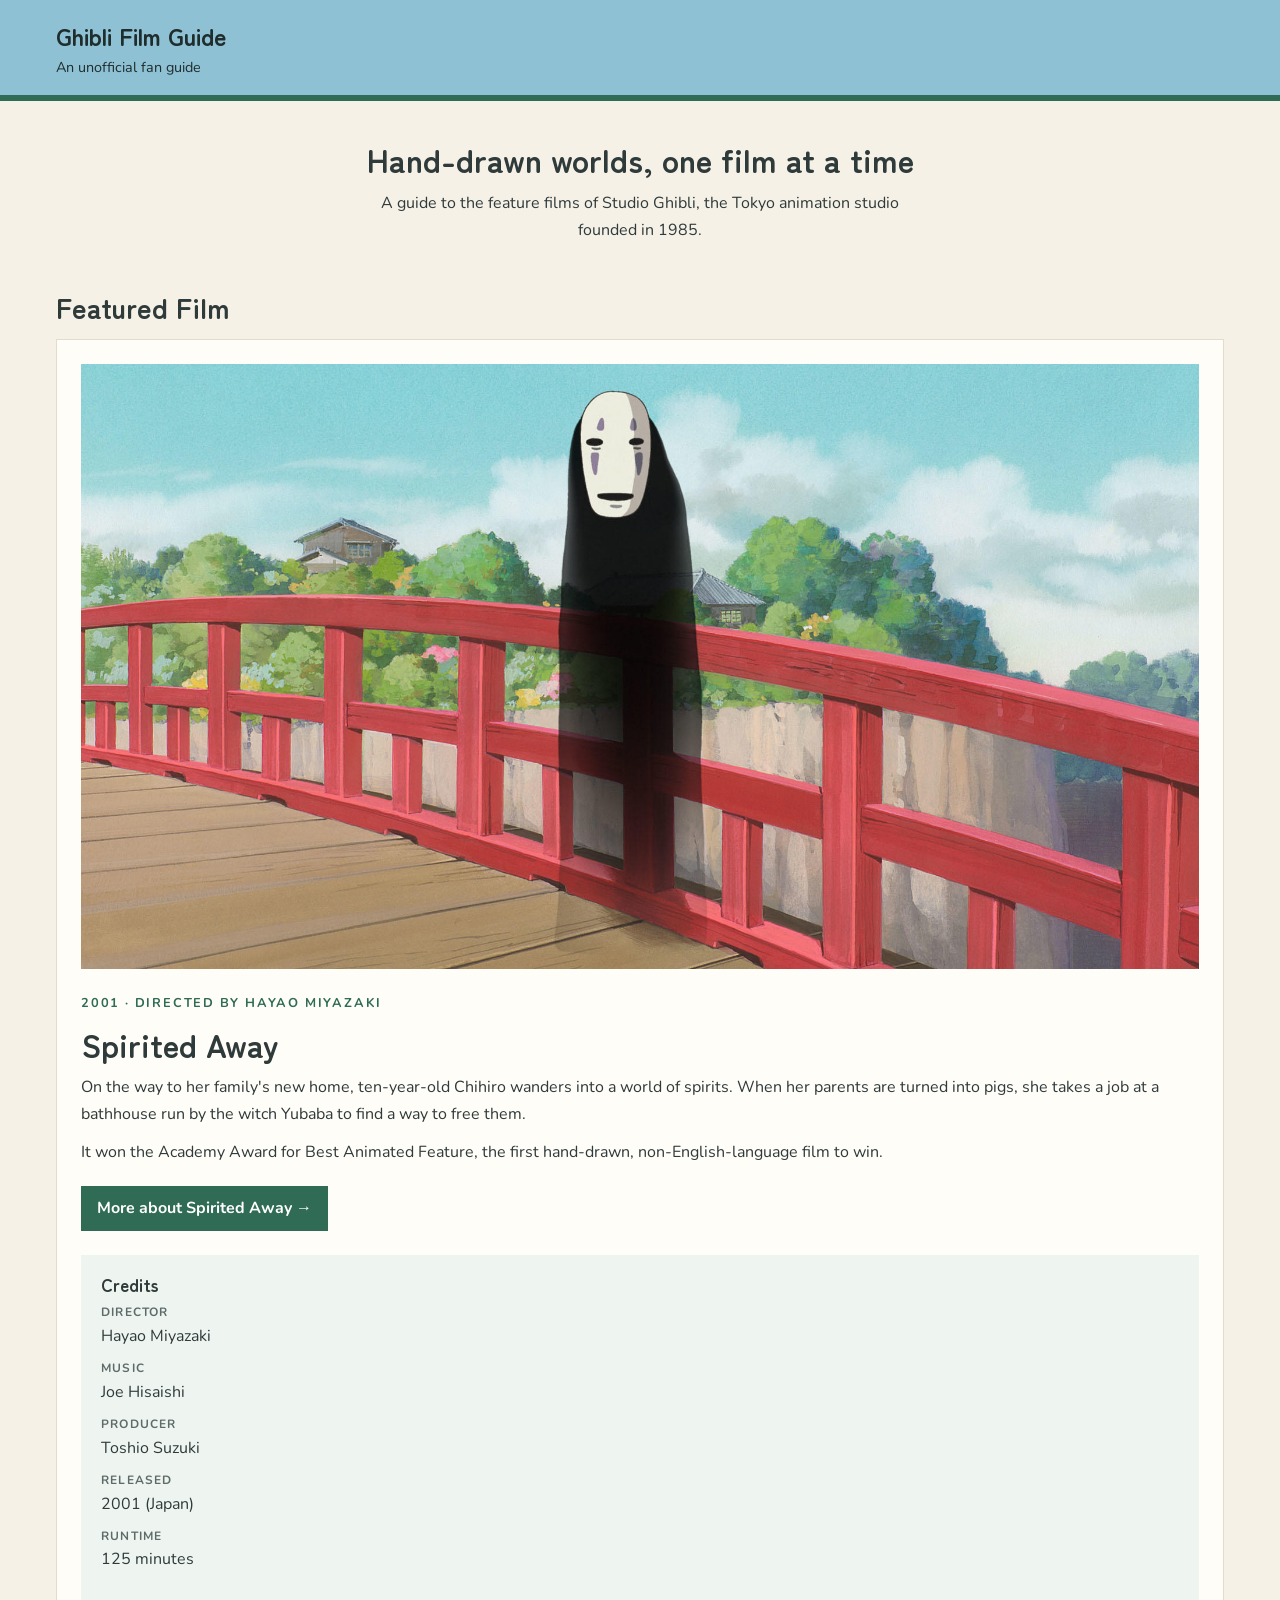
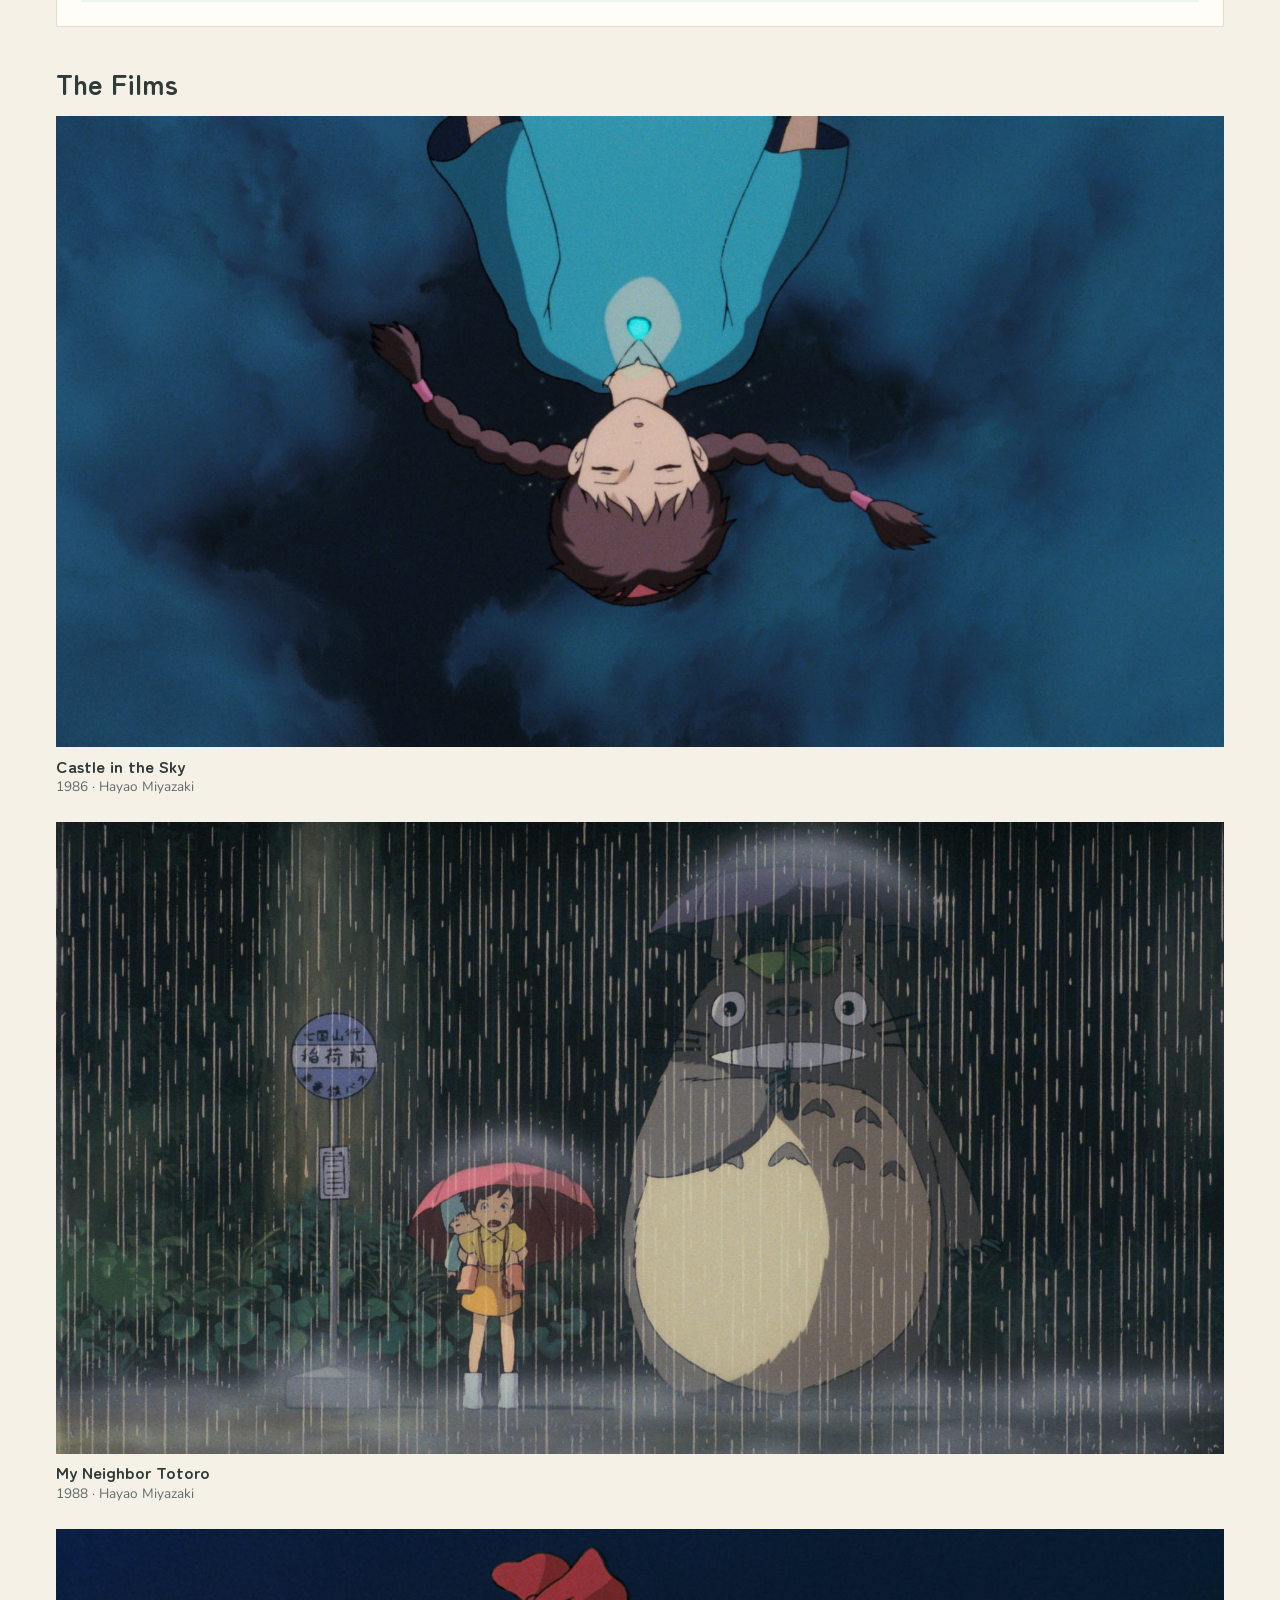
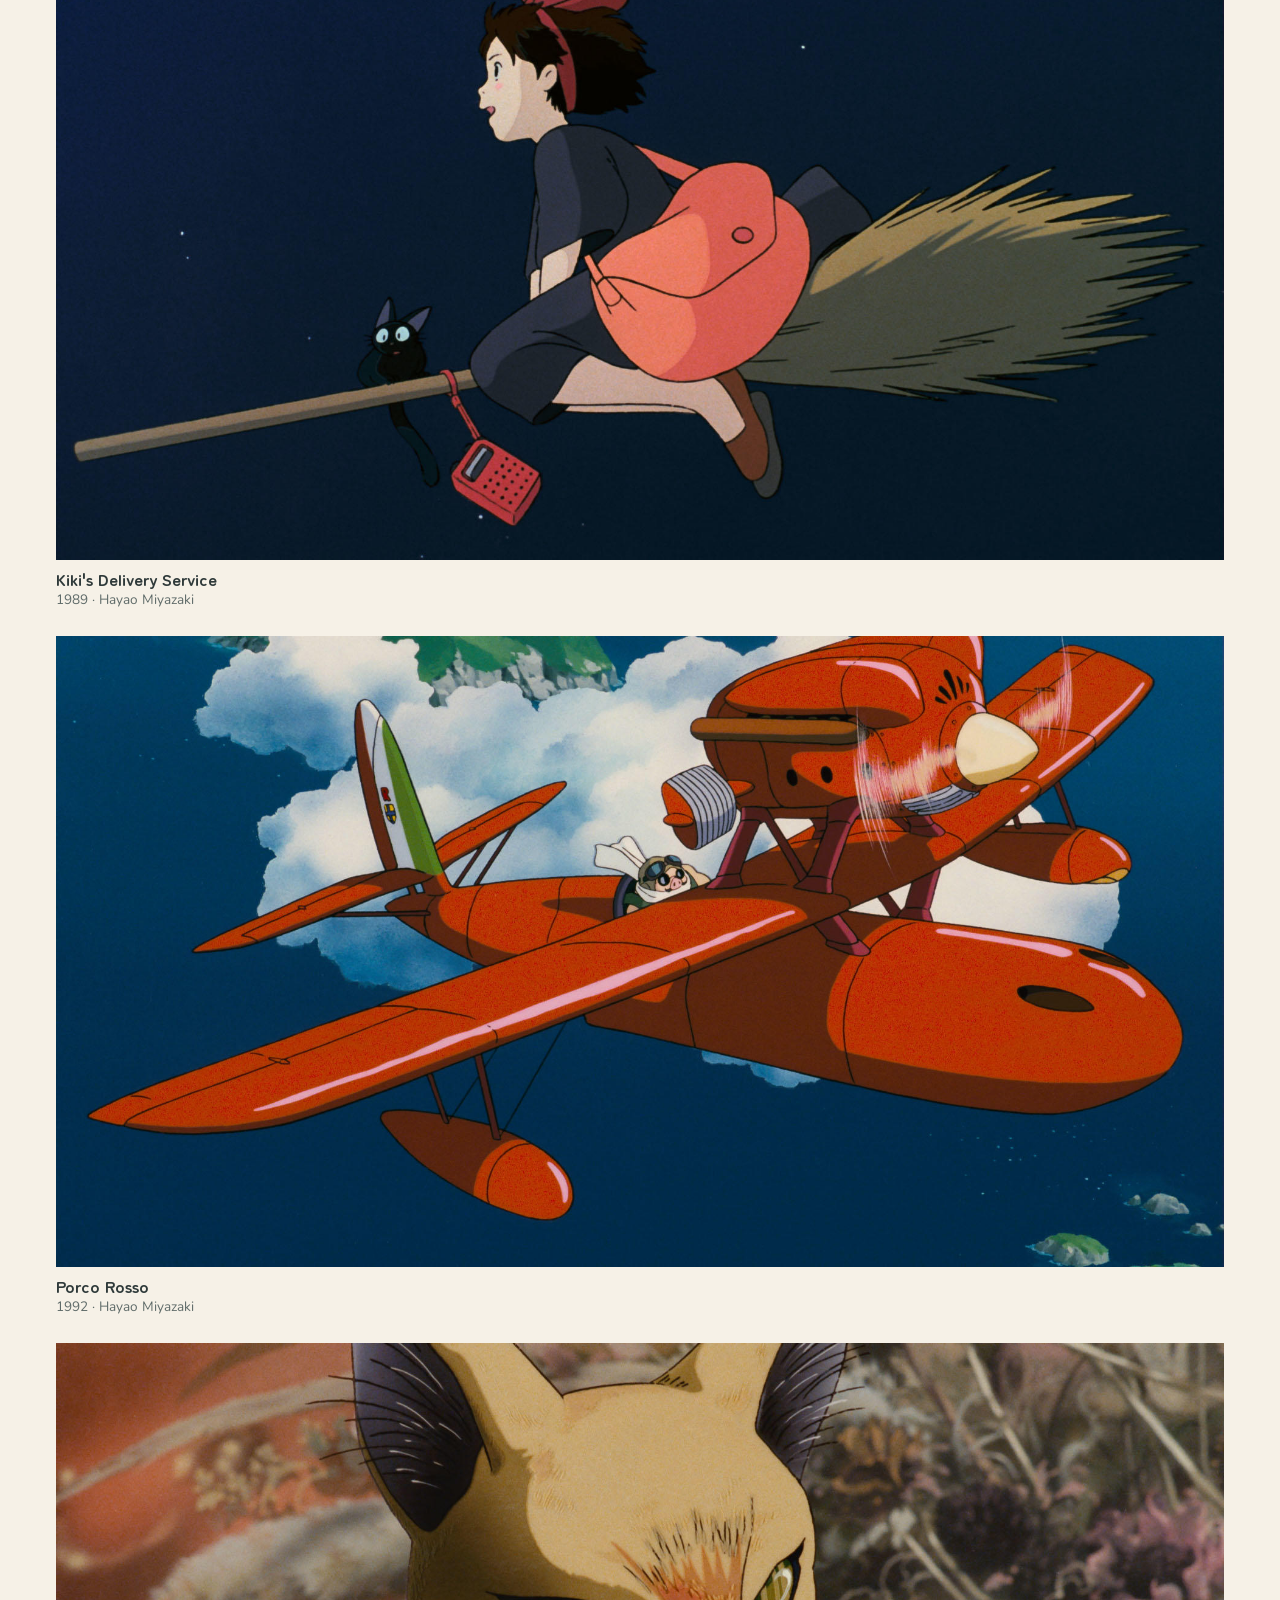
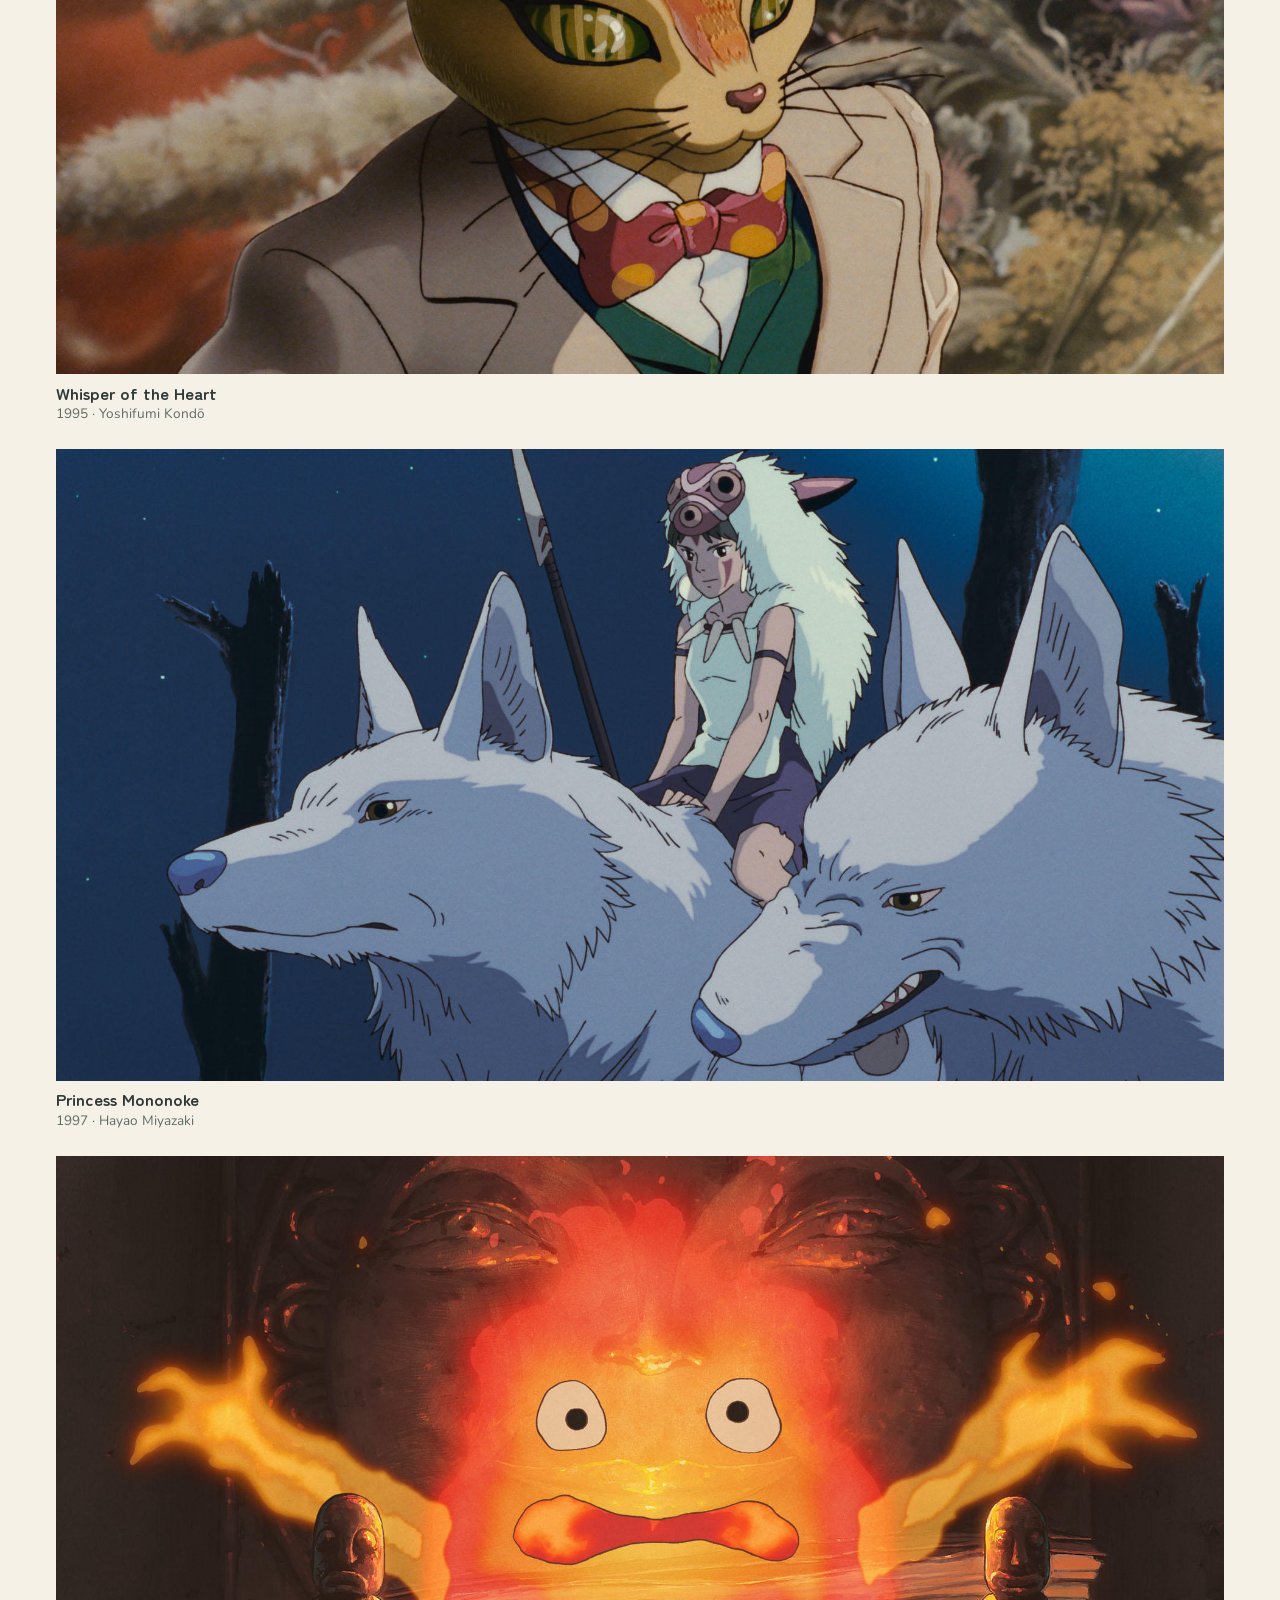
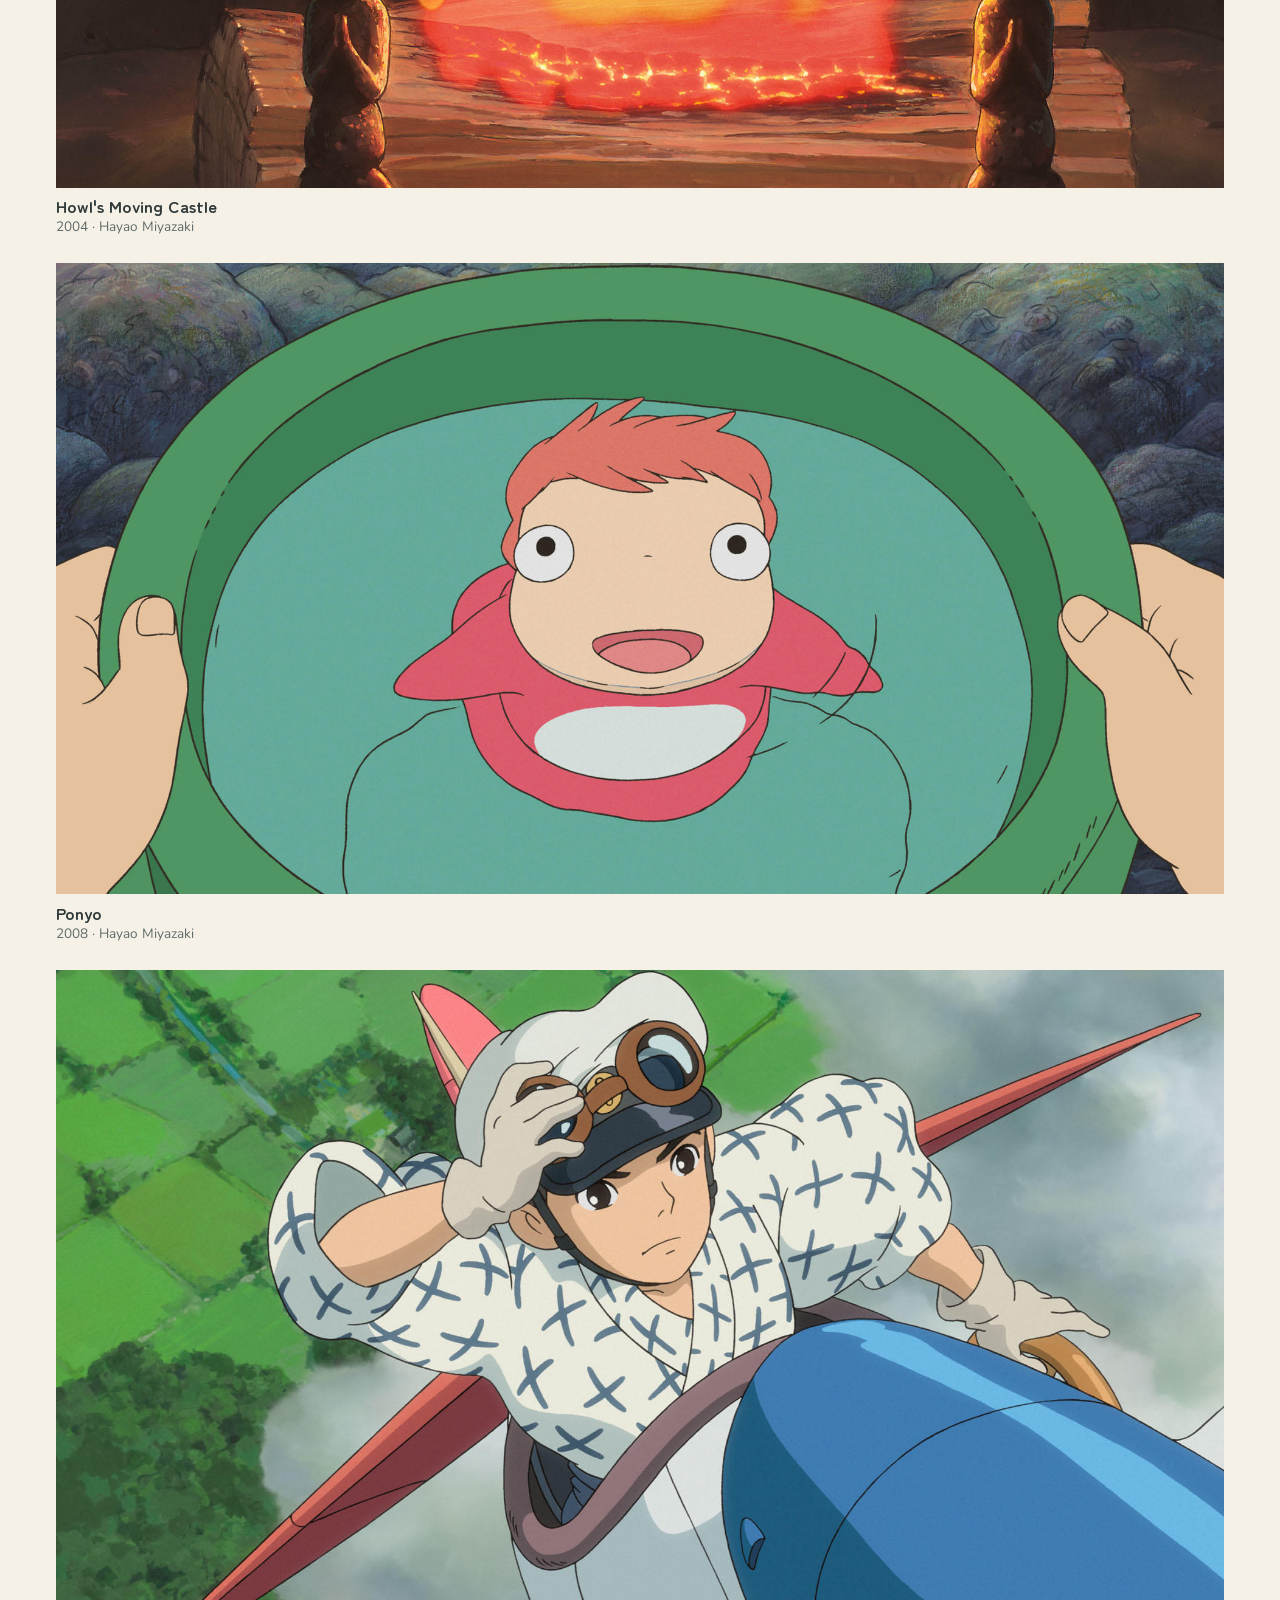
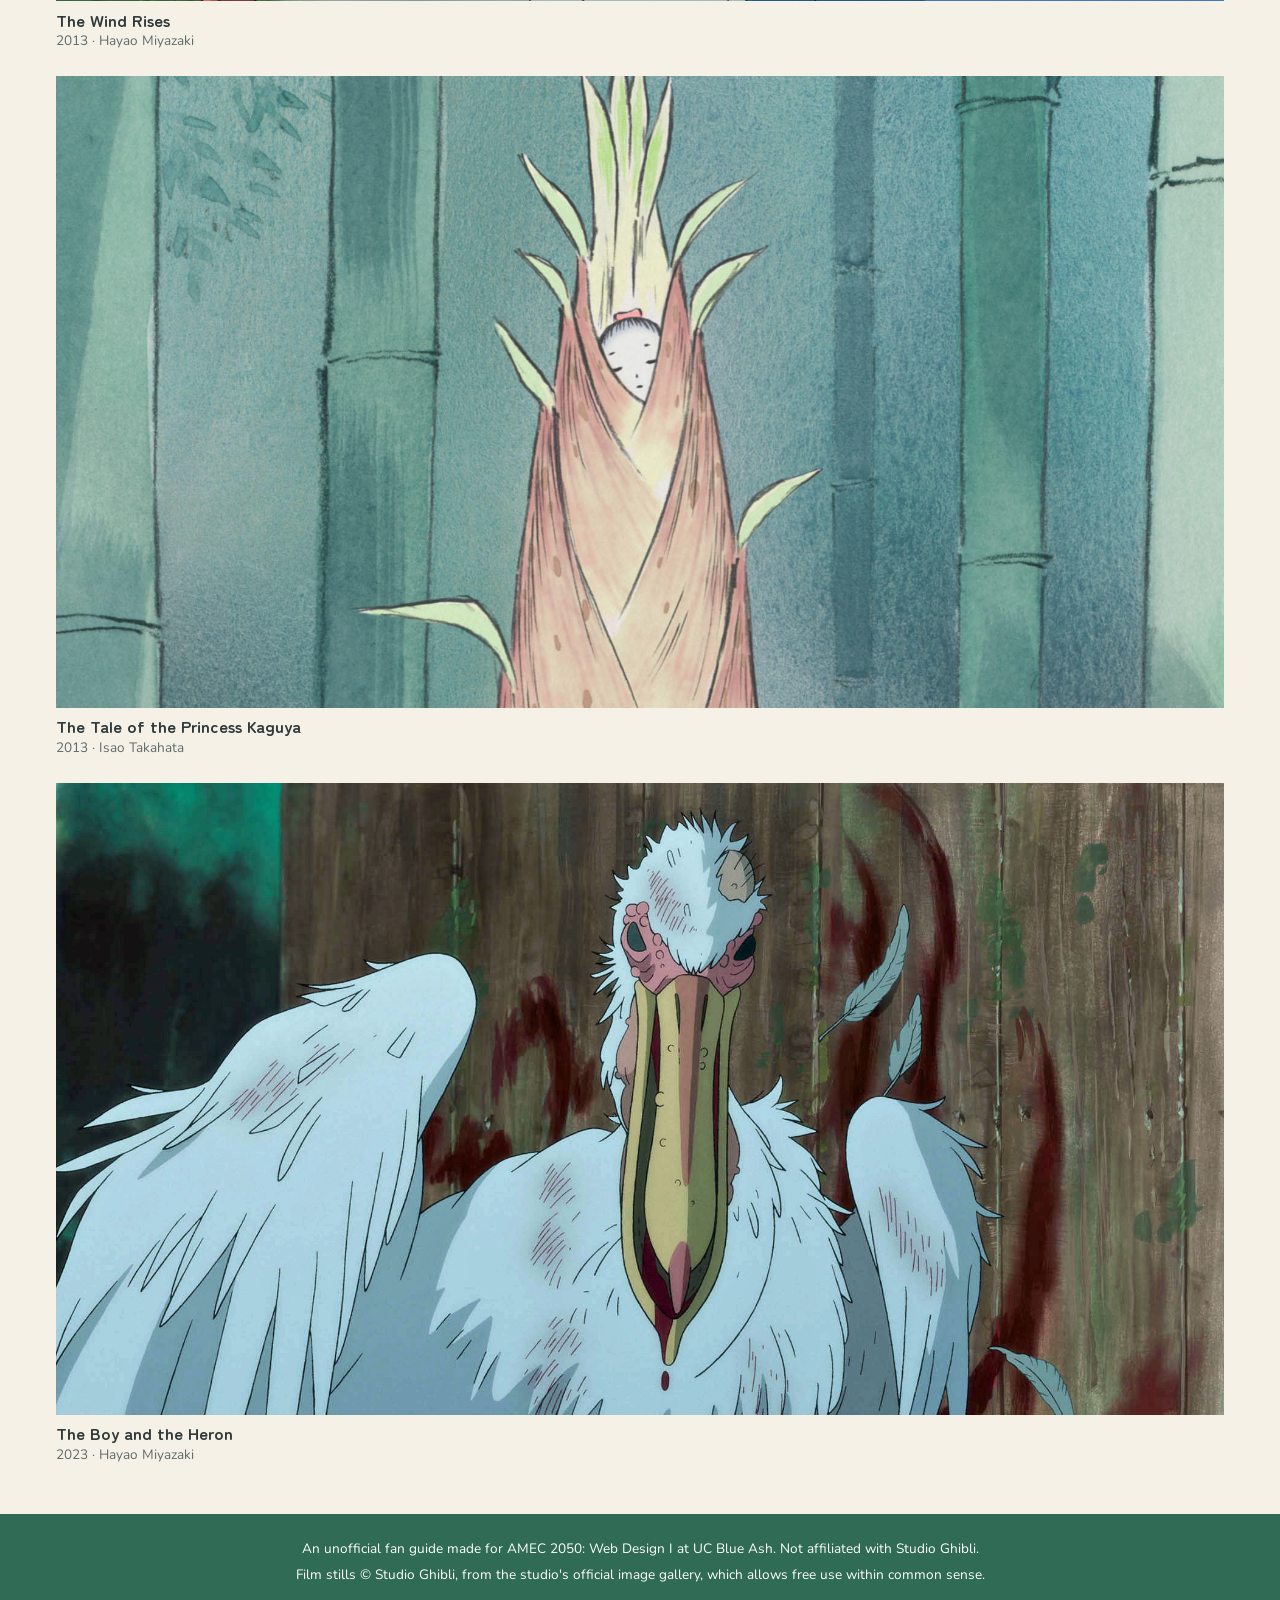
<file: index.html>
<!DOCTYPE html>
<html lang="en">
<head>
  <meta charset="utf-8">
  <meta name="viewport" content="width=device-width, initial-scale=1">
  <title>Ghibli Film Guide</title>
  <meta name="description" content="An unofficial guide to the feature films of Studio Ghibli.">
  <link rel="stylesheet" href="https://fonts.googleapis.com/css2?family=Nunito:wght@400;700&family=Zen+Maru+Gothic:wght@500;700&display=swap">
  <link rel="stylesheet" href="css/base.css">
</head>
<body>
  <header>
    <div class="container">
      <a href="index.html">Ghibli Film Guide</a>
      <p>An unofficial fan guide</p>
    </div>
  </header>

  <main class="container">
    <section class="intro">
      <h1>Hand-drawn worlds, one film at a time</h1>
      <p>A guide to the feature films of Studio Ghibli, the Tokyo animation studio founded in <time>1985</time>.</p>
    </section>

    <section>
      <h2>Featured Film</h2>
      <article>
        <img src="images/films/spirited-away.jpg" alt="No-Face stands alone on the red bridge leading to the bathhouse." width="1920" height="1038">

        <div>
          <p class="eyebrow"><time>2001</time> · Directed by Hayao Miyazaki</p>
          <h3>Spirited Away</h3>
          <p>On the way to her family's new home, ten-year-old Chihiro wanders into a world of spirits. When her parents are turned into pigs, she takes a job at a bathhouse run by the witch Yubaba to find a way to free them.</p>
          <p>It won the Academy Award for Best Animated Feature, the first hand-drawn, non-English-language film to win.</p>
          <a href="spirited-away.html">More about Spirited Away →</a>
        </div>

        <aside>
          <h4>Credits</h4>
          <dl>
            <dt>Director</dt>
            <dd>Hayao Miyazaki</dd>
            <dt>Music</dt>
            <dd>Joe Hisaishi</dd>
            <dt>Producer</dt>
            <dd>Toshio Suzuki</dd>
            <dt>Released</dt>
            <dd><time>2001</time> (Japan)</dd>
            <dt>Runtime</dt>
            <dd><time datetime="PT125M">125 minutes</time></dd>
          </dl>
        </aside>
      </article>
    </section>

    <section>
      <h2>The Films</h2>
      <div class="films">
        <article class="film">
          <img src="images/films/castle-in-the-sky.jpg" alt="Sheeta floats down through dark clouds, her crystal pendant glowing." width="1920" height="1038">
          <h3>Castle in the Sky</h3>
          <p><time>1986</time> · Hayao Miyazaki</p>
        </article>
        <article class="film">
          <img src="images/films/my-neighbor-totoro.jpg" alt="Satsuki, carrying Mei on her back, waits at a rainy bus stop beside Totoro." width="1920" height="1038">
          <h3>My Neighbor Totoro</h3>
          <p><time>1988</time> · Hayao Miyazaki</p>
        </article>
        <article class="film">
          <img src="images/films/kikis-delivery-service.jpg" alt="Kiki flies on her broom with her black cat, Jiji, riding behind her." width="1920" height="1038">
          <h3>Kiki's Delivery Service</h3>
          <p><time>1989</time> · Hayao Miyazaki</p>
        </article>
        <article class="film">
          <img src="images/films/porco-rosso.jpg" alt="Porco's red seaplane flies above the clouds." width="1920" height="1038">
          <h3>Porco Rosso</h3>
          <p><time>1992</time> · Hayao Miyazaki</p>
        </article>
        <article class="film">
          <img src="images/films/whisper-of-the-heart.jpg" alt="The Baron, a cat figurine in a suit and bow tie." width="1920" height="1038">
          <h3>Whisper of the Heart</h3>
          <p><time>1995</time> · Yoshifumi Kondō</p>
        </article>
        <article class="film">
          <img src="images/films/princess-mononoke.jpg" alt="San, wearing her mask, rides with two white wolves." width="1920" height="1038">
          <h3>Princess Mononoke</h3>
          <p><time>1997</time> · Hayao Miyazaki</p>
        </article>
        <article class="film">
          <img src="images/films/howls-moving-castle.jpg" alt="Calcifer, the fire demon, blazes in the hearth." width="1920" height="1038">
          <h3>Howl's Moving Castle</h3>
          <p><time>2004</time> · Hayao Miyazaki</p>
        </article>
        <article class="film">
          <img src="images/films/ponyo.jpg" alt="Ponyo peeks out of a green bucket." width="1920" height="1038">
          <h3>Ponyo</h3>
          <p><time>2008</time> · Hayao Miyazaki</p>
        </article>
        <article class="film">
          <img src="images/films/the-wind-rises.jpg" alt="Young Jiro, in flight goggles, rides on the wing of a plane in a dream." width="1920" height="1038">
          <h3>The Wind Rises</h3>
          <p><time>2013</time> · Hayao Miyazaki</p>
        </article>
        <article class="film">
          <img src="images/films/the-tale-of-the-princess-kaguya.jpg" alt="A bamboo shoot in a bamboo grove opens to reveal a tiny princess." width="1920" height="1038">
          <h3>The Tale of the Princess Kaguya</h3>
          <p><time>2013</time> · Isao Takahata</p>
        </article>
        <article class="film">
          <img src="images/films/the-boy-and-the-heron.jpg" alt="The gray heron, its feathers ruffled." width="1920" height="1038">
          <h3>The Boy and the Heron</h3>
          <p><time>2023</time> · Hayao Miyazaki</p>
        </article>
      </div>
    </section>
  </main>

  <footer>
    <div class="container">
      <p>An unofficial fan guide made for AMEC 2050: Web Design I at UC Blue Ash. Not affiliated with Studio Ghibli.</p>
      <p>Film stills © Studio Ghibli, from the studio's official image gallery, which allows free use within common sense.</p>
    </div>
  </footer>
</body>
</html>
</file>
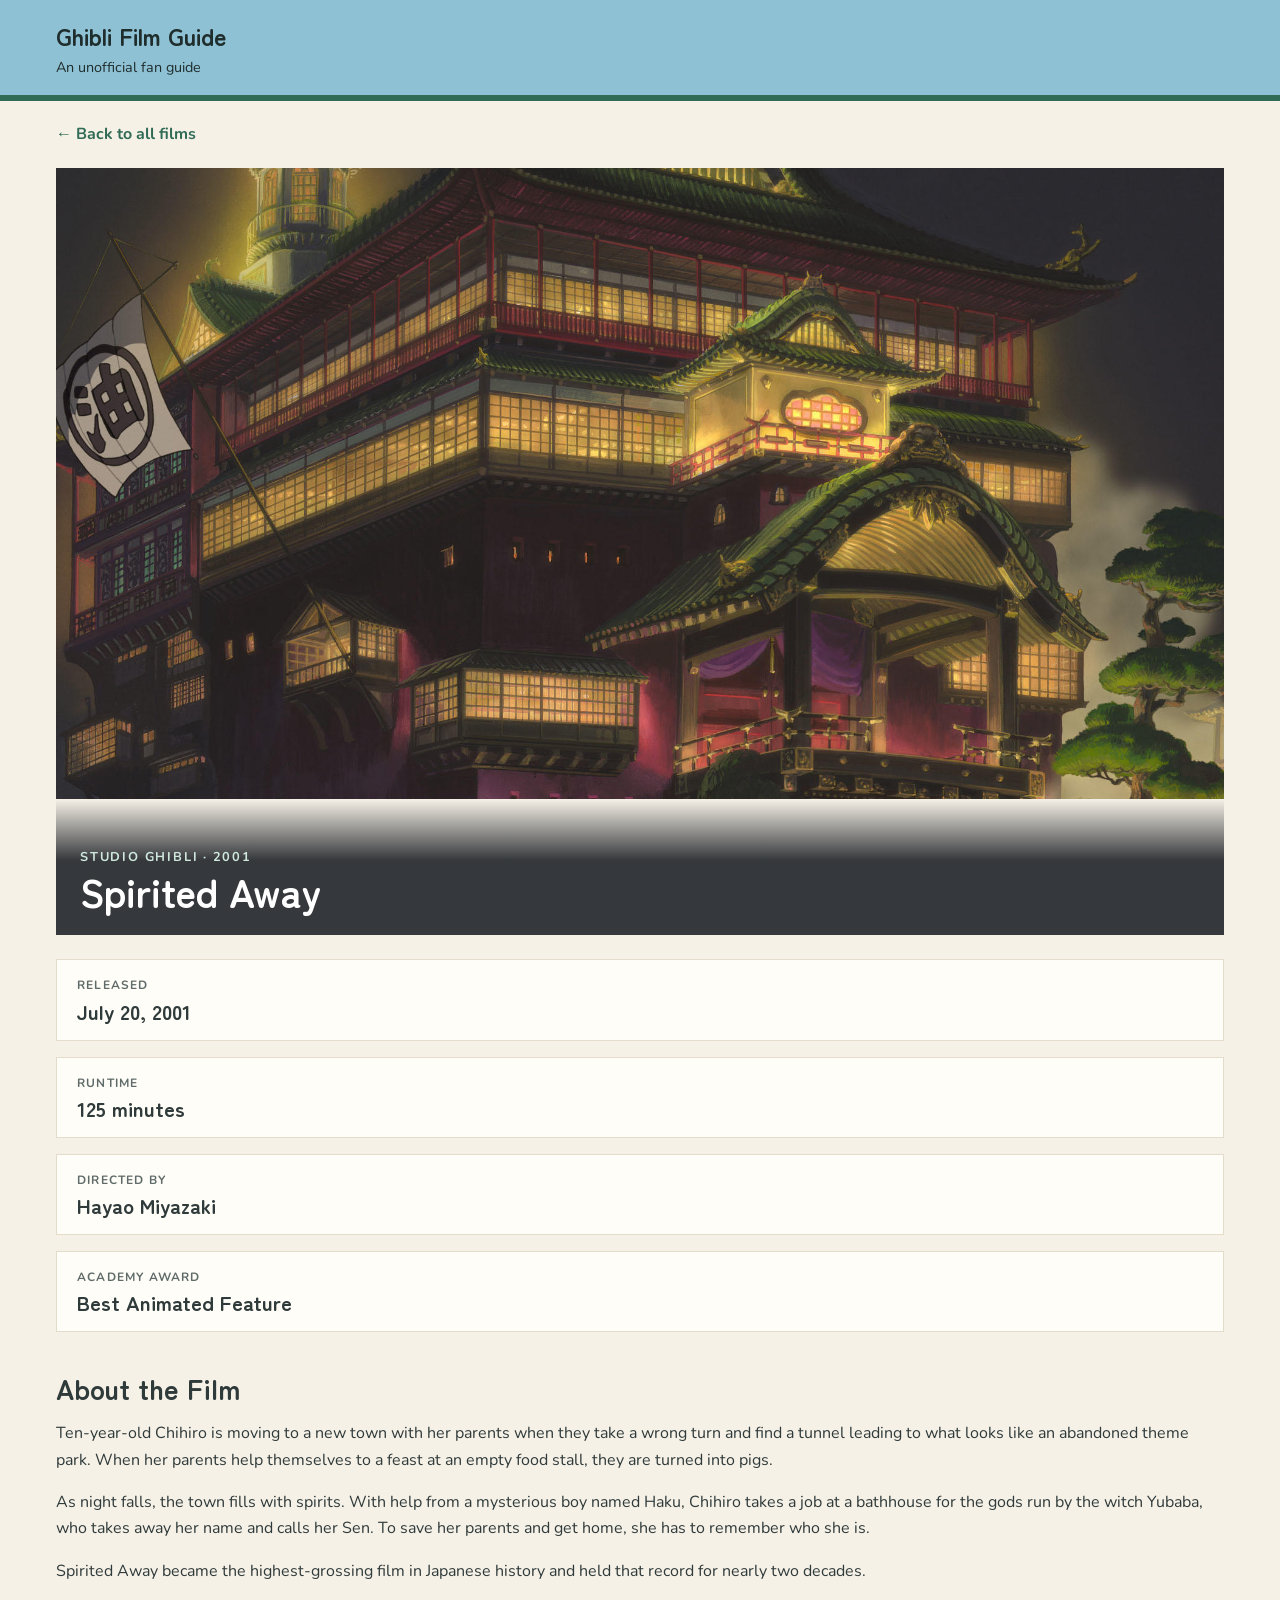
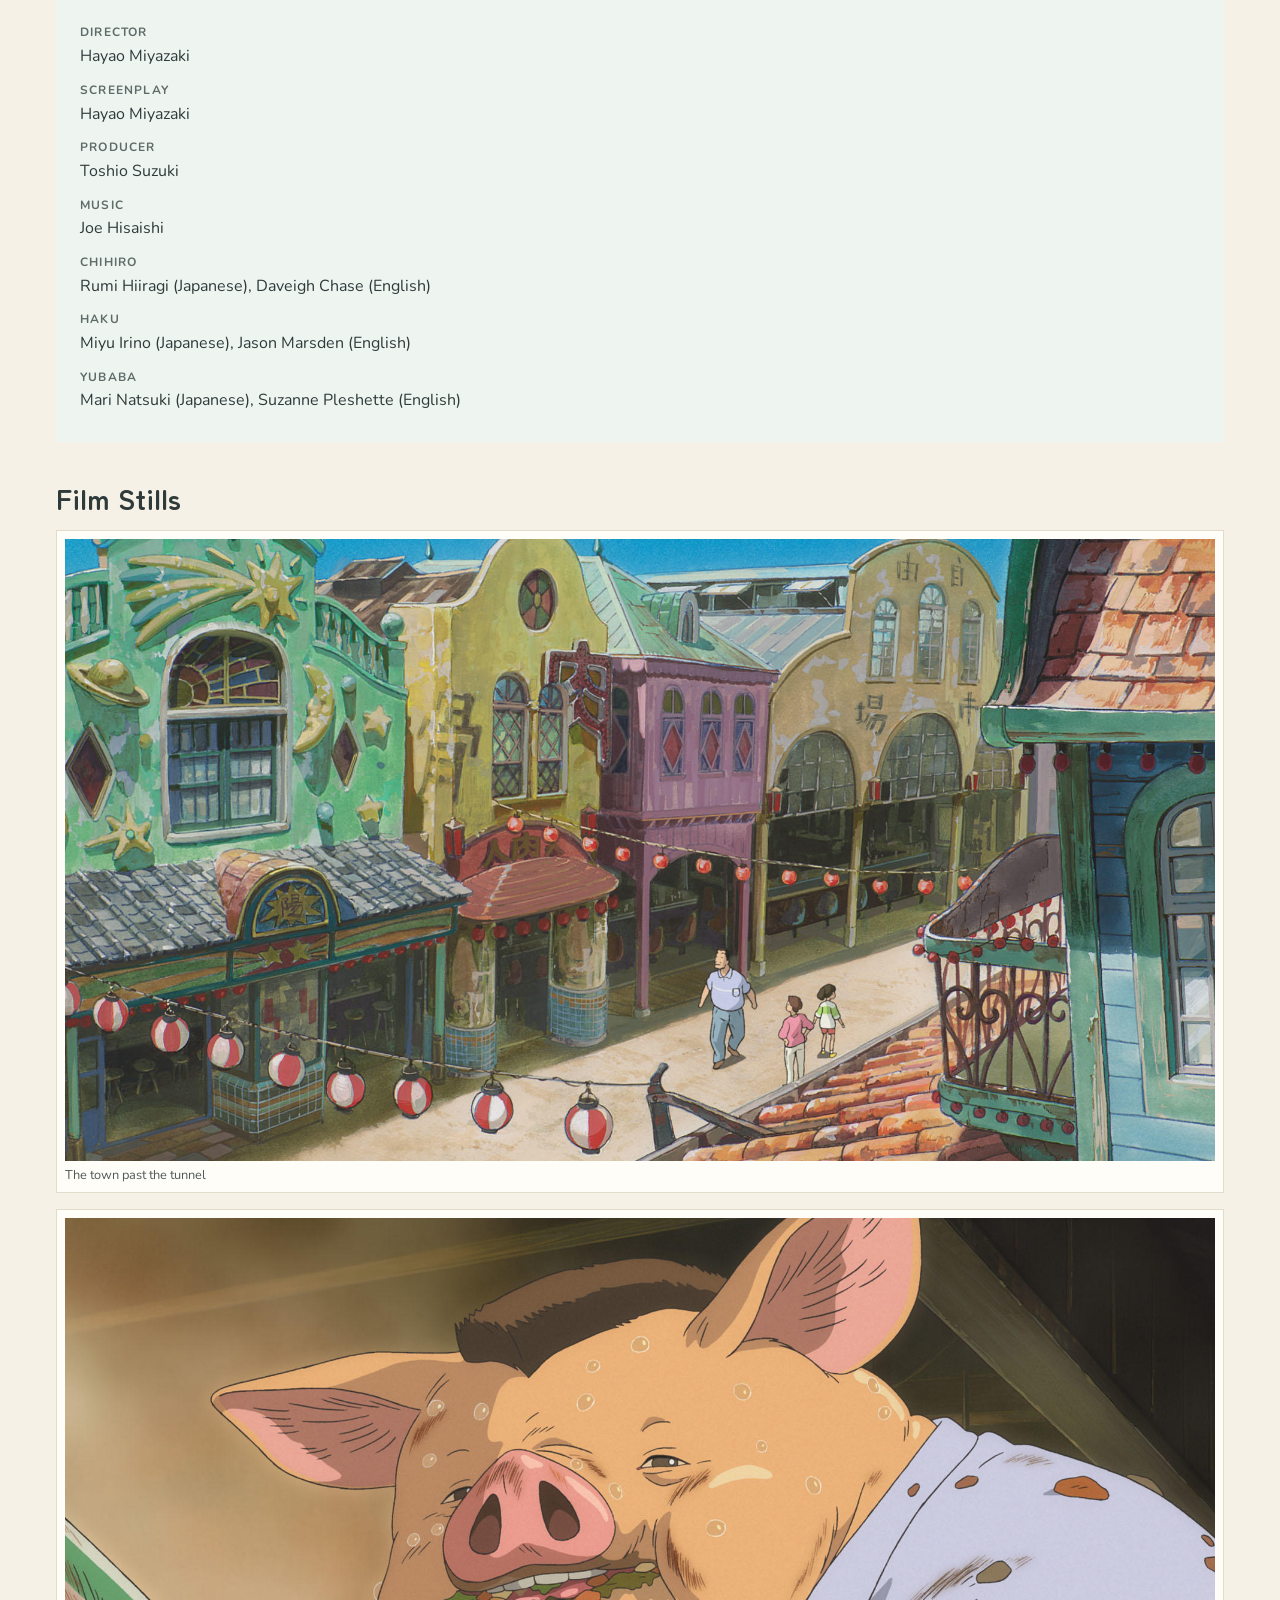
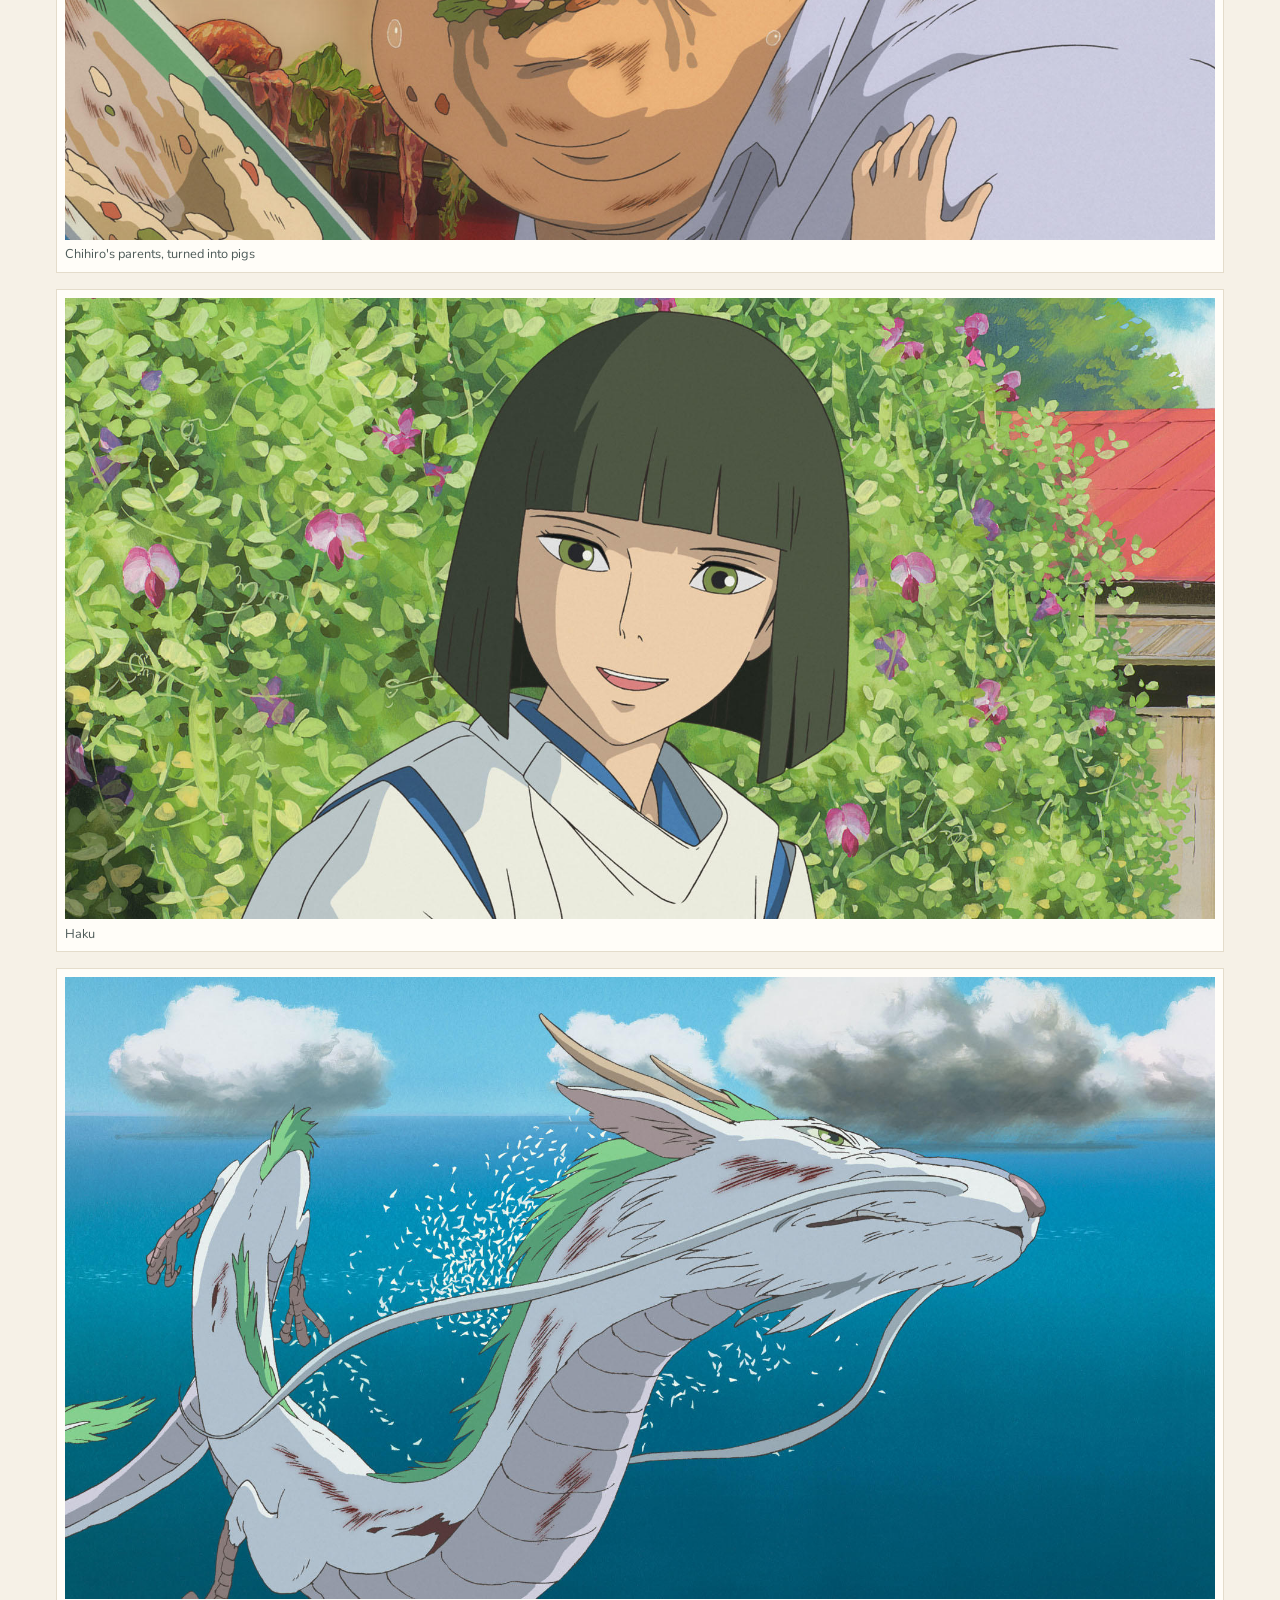
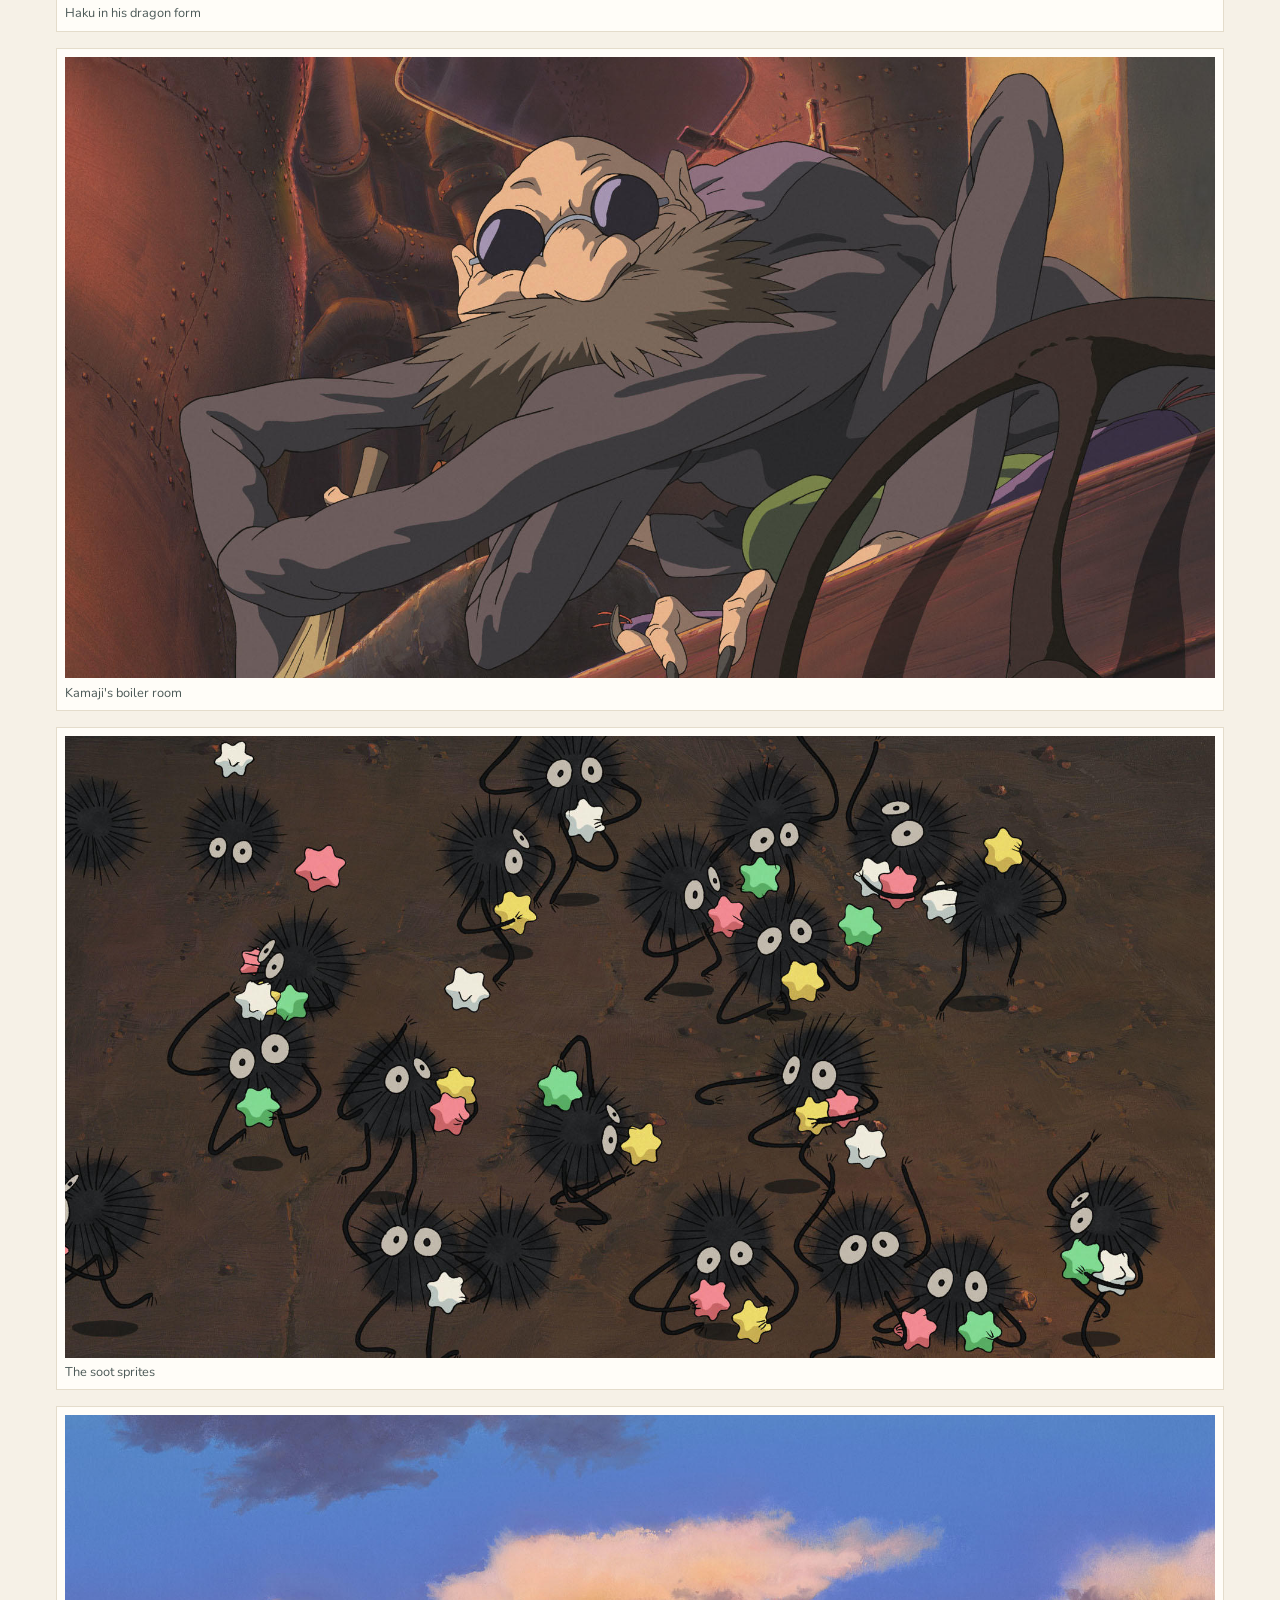
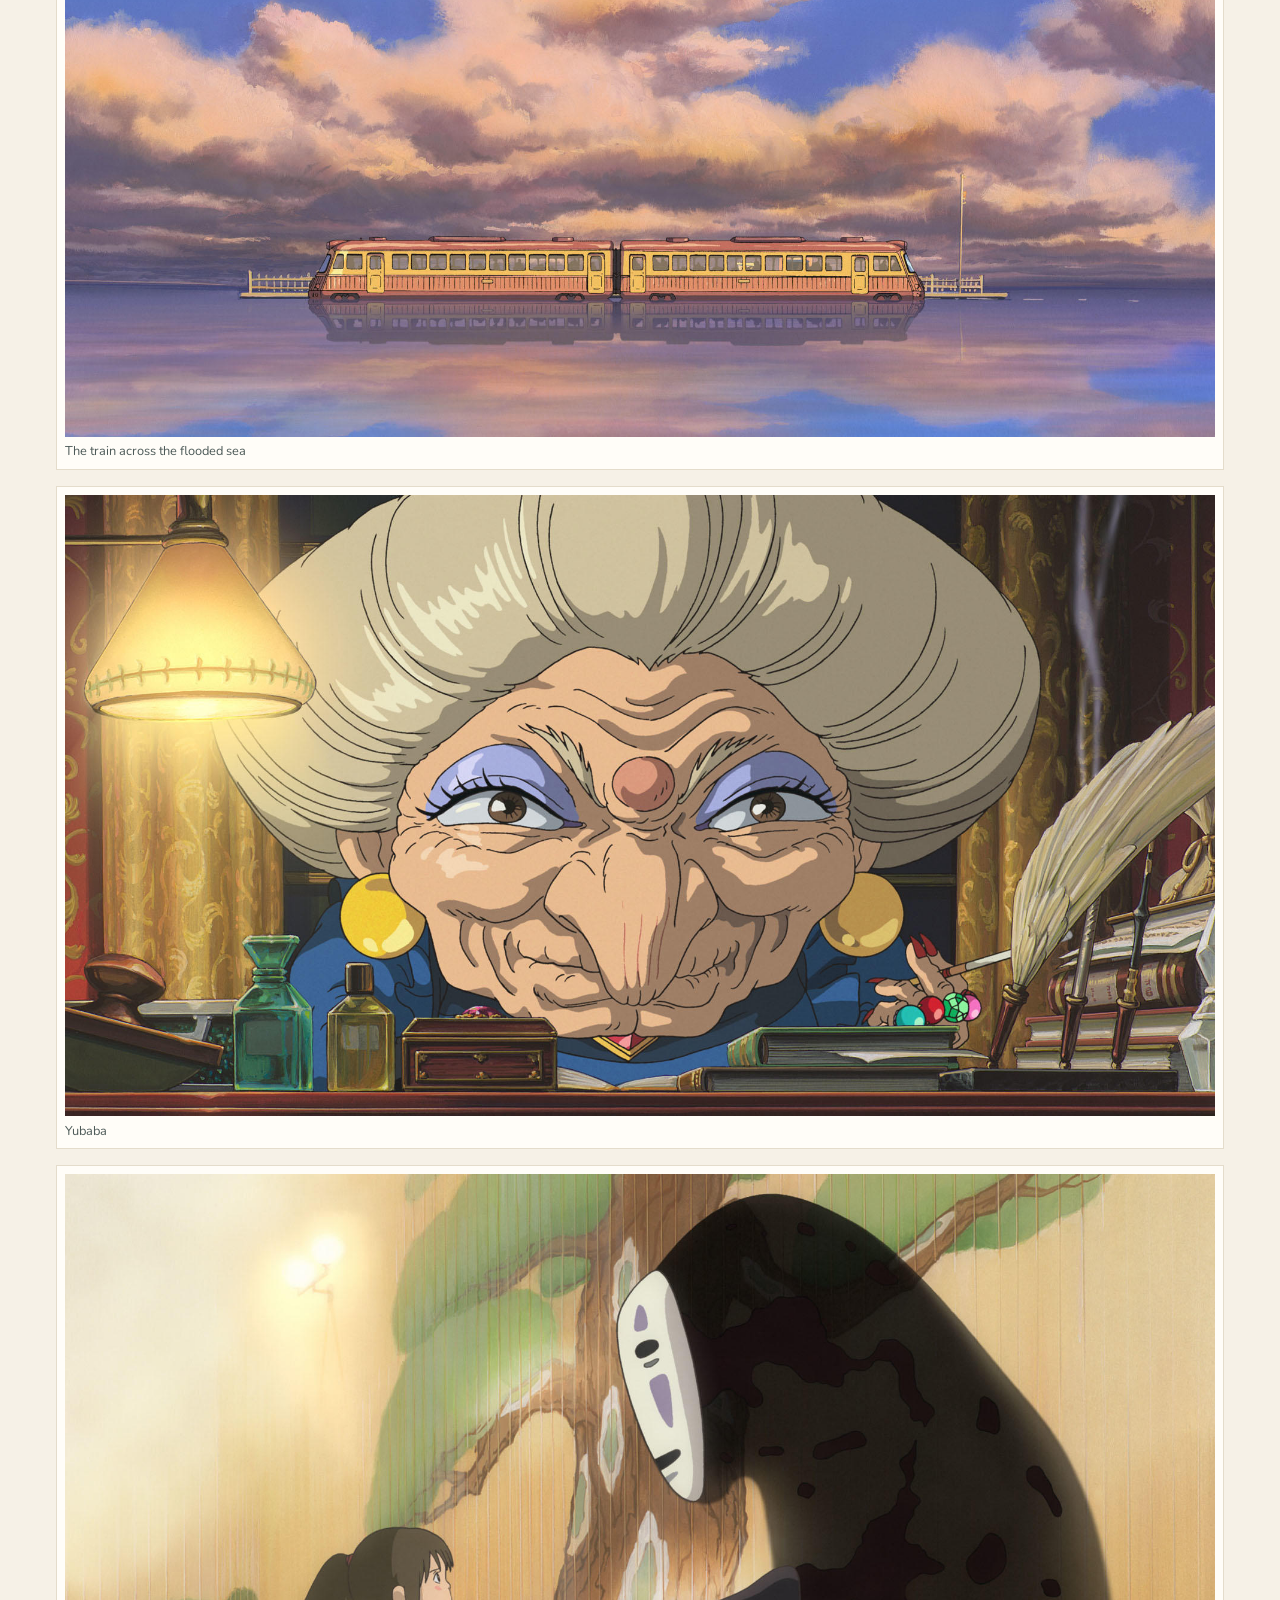
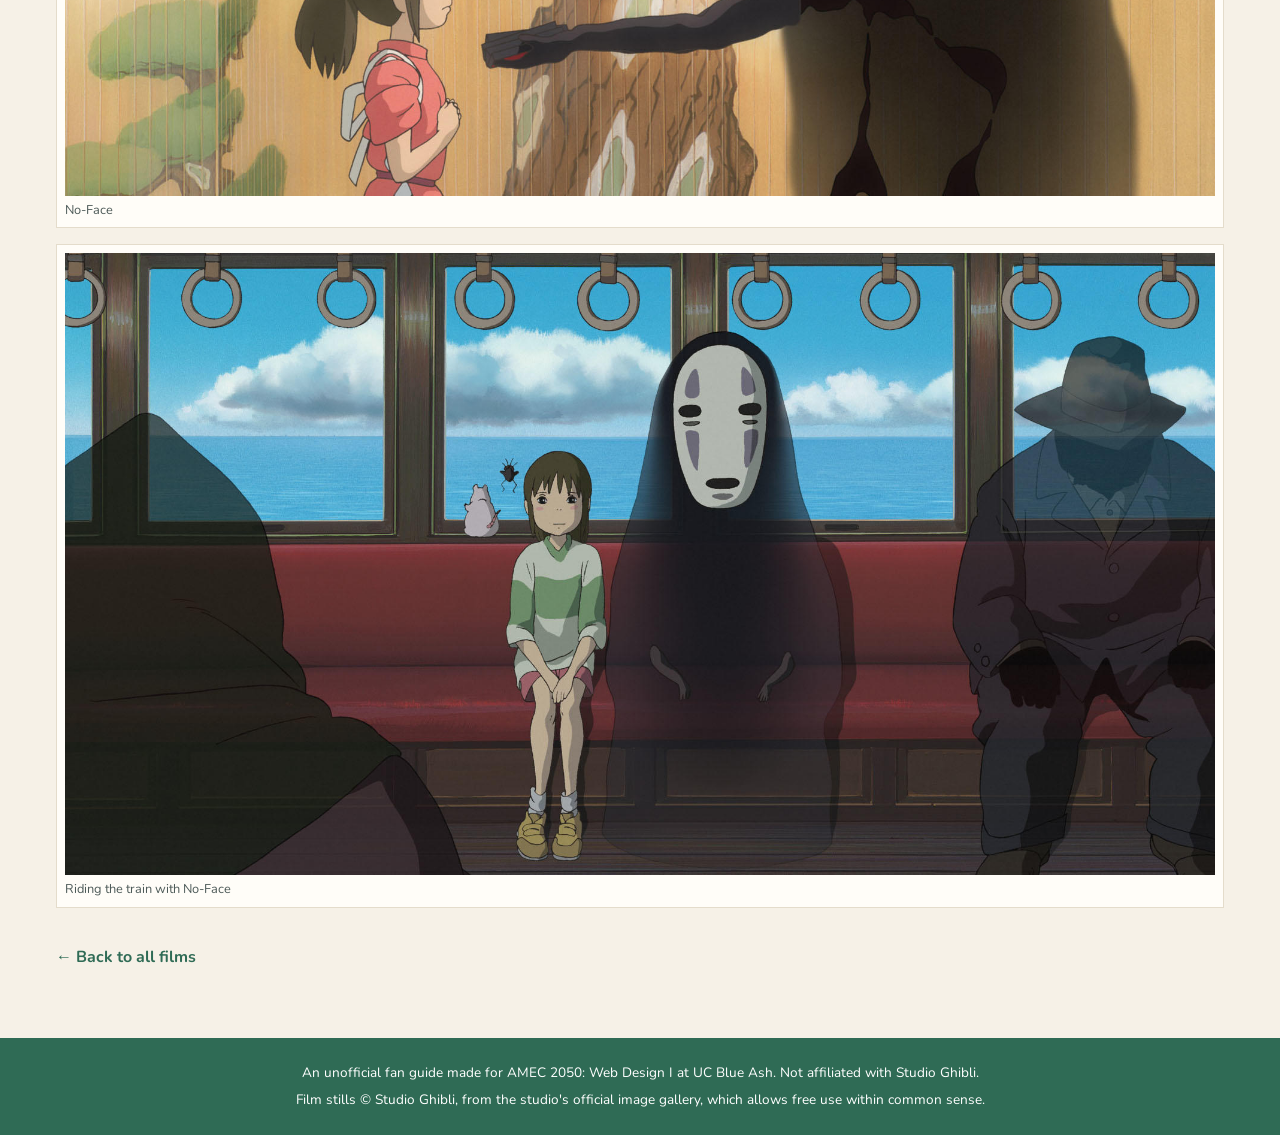
<file: spirited-away.html>
<!DOCTYPE html>
<html lang="en">
<head>
  <meta charset="utf-8">
  <meta name="viewport" content="width=device-width, initial-scale=1">
  <title>Spirited Away | Ghibli Film Guide</title>
  <meta name="description" content="Spirited Away (2001): facts, credits, and film stills from Hayao Miyazaki's Academy Award–winning film.">
  <link rel="stylesheet" href="https://fonts.googleapis.com/css2?family=Nunito:wght@400;700&family=Zen+Maru+Gothic:wght@500;700&display=swap">
  <link rel="stylesheet" href="css/base.css">
</head>
<body>
  <header>
    <div class="container">
      <a href="index.html">Ghibli Film Guide</a>
      <p>An unofficial fan guide</p>
    </div>
  </header>

  <main class="container">
    <a class="back" href="index.html">← Back to all films</a>

    <section class="film-hero">
      <img src="images/stills/bathhouse-at-night.jpg" alt="The bathhouse glows with lanterns at night." width="1920" height="1038">
      <div>
        <p class="eyebrow">Studio Ghibli · <time>2001</time></p>
        <h1>Spirited Away</h1>
      </div>
    </section>

    <dl>
      <div class="fact">
        <dt>Released</dt>
        <dd><time datetime="2001-07-20">July 20, 2001</time></dd>
      </div>
      <div class="fact">
        <dt>Runtime</dt>
        <dd><time datetime="PT125M">125 minutes</time></dd>
      </div>
      <div class="fact">
        <dt>Directed by</dt>
        <dd>Hayao Miyazaki</dd>
      </div>
      <div class="fact">
        <dt>Academy Award</dt>
        <dd>Best Animated Feature</dd>
      </div>
    </dl>

    <section>
      <h2>About the Film</h2>
      <div class="about">
        <div>
          <p>Ten-year-old Chihiro is moving to a new town with her parents when they take a wrong turn and find a tunnel leading to what looks like an abandoned theme park. When her parents help themselves to a feast at an empty food stall, they are turned into pigs.</p>
          <p>As night falls, the town fills with spirits. With help from a mysterious boy named Haku, Chihiro takes a job at a bathhouse for the gods run by the witch Yubaba, who takes away her name and calls her Sen. To save her parents and get home, she has to remember who she is.</p>
          <p>Spirited Away became the highest-grossing film in Japanese history and held that record for nearly two decades.</p>
        </div>

        <dl>
          <dt>Director</dt>
          <dd>Hayao Miyazaki</dd>
          <dt>Screenplay</dt>
          <dd>Hayao Miyazaki</dd>
          <dt>Producer</dt>
          <dd>Toshio Suzuki</dd>
          <dt>Music</dt>
          <dd>Joe Hisaishi</dd>
          <dt>Chihiro</dt>
          <dd>Rumi Hiiragi (Japanese), Daveigh Chase (English)</dd>
          <dt>Haku</dt>
          <dd>Miyu Irino (Japanese), Jason Marsden (English)</dd>
          <dt>Yubaba</dt>
          <dd>Mari Natsuki (Japanese), Suzanne Pleshette (English)</dd>
        </dl>
      </div>
    </section>

    <section>
      <h2>Film Stills</h2>
      <div class="stills">
        <figure class="still wide">
          <img src="images/stills/empty-town.jpg" alt="Chihiro and her parents walk down an empty street of colorful shops hung with lanterns." width="1920" height="1038">
          <figcaption>The town past the tunnel</figcaption>
        </figure>
        <figure class="still">
          <img src="images/stills/parents-as-pigs.jpg" alt="Chihiro's father, now a pig, keeps eating at a food stall." width="1920" height="1038">
          <figcaption>Chihiro's parents, turned into pigs</figcaption>
        </figure>
        <figure class="still">
          <img src="images/stills/haku.jpg" alt="Haku smiles in a garden full of flowers." width="1920" height="1038">
          <figcaption>Haku</figcaption>
        </figure>
        <figure class="still wide">
          <img src="images/stills/haku-dragon.jpg" alt="Haku, as a long white dragon, flies low over the sea." width="1920" height="1038">
          <figcaption>Haku in his dragon form</figcaption>
        </figure>
        <figure class="still">
          <img src="images/stills/kamaji.jpg" alt="Kamaji, the six-armed boiler man, stretches across his workbench." width="1920" height="1038">
          <figcaption>Kamaji's boiler room</figcaption>
        </figure>
        <figure class="still">
          <img src="images/stills/soot-sprites.jpg" alt="Soot sprites carry colorful star-shaped candies." width="1920" height="1038">
          <figcaption>The soot sprites</figcaption>
        </figure>
        <figure class="still wide">
          <img src="images/stills/train-across-the-sea.jpg" alt="A small train crosses a flooded sea under pink sunset clouds." width="1920" height="1038">
          <figcaption>The train across the flooded sea</figcaption>
        </figure>
        <figure class="still">
          <img src="images/stills/yubaba.jpg" alt="Yubaba, the witch who runs the bathhouse, sits at her desk." width="1920" height="1038">
          <figcaption>Yubaba</figcaption>
        </figure>
        <figure class="still">
          <img src="images/stills/no-face.jpg" alt="No-Face holds out a hand to Chihiro." width="1920" height="1038">
          <figcaption>No-Face</figcaption>
        </figure>
        <figure class="still wide">
          <img src="images/stills/train-with-no-face.jpg" alt="Chihiro and No-Face sit side by side on the train." width="1920" height="1038">
          <figcaption>Riding the train with No-Face</figcaption>
        </figure>
      </div>
    </section>

    <a class="back" href="index.html">← Back to all films</a>
  </main>

  <footer>
    <div class="container">
      <p>An unofficial fan guide made for AMEC 2050: Web Design I at UC Blue Ash. Not affiliated with Studio Ghibli.</p>
      <p>Film stills © Studio Ghibli, from the studio's official image gallery, which allows free use within common sense.</p>
    </div>
  </footer>
</body>
</html>
</file>
<file: css/base.css>
/* ==========================================================================
   Ghibli Film Guide: base.css
   Colors, fonts, and spacing for both pages. Don't edit this file.
   This file has no Grid in it, so every section stacks in a single column.
   Your layout goes in css/grid.css.
   ========================================================================== */

/* Basic Page and Font Styles
----------------------------------------------------------------------------- */

* {
  box-sizing: border-box;
}

body {
  margin: 0;
  background-color: #f6f1e7;
  color: #2f3a3a;
  font-family: "Nunito", "Helvetica Neue", Arial, sans-serif;
  font-size: 1rem;
  line-height: 1.65;
}

img {
  display: block;
  max-width: 100%;
  height: auto;
}

h1,
h2,
h3,
h4 {
  font-family: "Zen Maru Gothic", "Hiragino Maru Gothic ProN", "Arial Rounded MT Bold", sans-serif;
  font-weight: 700;
  line-height: 1.15;
}

h2 {
  margin: 2.5rem 0 1rem;
  font-size: 1.75rem;
}

a {
  color: #2f6b55;
}

.container {
  max-width: 75rem;
  margin: 0 auto;
  padding: 0 1rem;
}

.eyebrow {
  margin: 0;
  color: #2f6b55;
  font-size: 0.8rem;
  font-weight: 700;
  letter-spacing: 0.14em;
  text-transform: uppercase;
}

.back {
  display: inline-block;
  margin: 1.25rem 0;
  font-weight: 700;
  text-decoration: none;
}

/* Header
----------------------------------------------------------------------------- */

header {
  padding: 1rem 0;
  background-color: #8fc1d4;
  border-bottom: 6px solid #2f6b55;
}

header a {
  color: #1f2d2d;
  font-family: "Zen Maru Gothic", "Arial Rounded MT Bold", sans-serif;
  font-size: 1.5rem;
  font-weight: 700;
  text-decoration: none;
}

header p {
  margin: 0;
  color: #1f2d2d;
  font-size: 0.9rem;
}

/* Homepage Intro
----------------------------------------------------------------------------- */

.intro {
  padding: 2.5rem 0 0.5rem;
  text-align: center;
}

section > h1 {
  margin: 0;
  font-size: 2rem;
}

section > p {
  max-width: 36rem;
  margin: 0.75rem auto 0;
}

/* Featured Films
----------------------------------------------------------------------------- */

section > article {
  padding: 1.5rem;
  background-color: #fffdf8;
  border: 1px solid #e4dccb;
}

section > article > img {
  width: 100%;
  margin-bottom: 1.5rem;
}

section > article > div h3 {
  margin: 0.25rem 0 0.75rem;
  font-size: 2rem;
}

section > article > div p {
  margin: 0 0 0.75rem;
}

section > article > div .eyebrow {
  margin-bottom: 0.75rem;
}

section > article a {
  display: inline-block;
  margin: 0.5rem 0 1.5rem;
  padding: 0.6rem 1rem;
  background-color: #2f6b55;
  color: #ffffff;
  font-weight: 700;
  text-decoration: none;
}

aside {
  padding: 1.25rem;
  background-color: #eef5f1;
}

aside h4 {
  margin: 0 0 0.5rem;
  font-size: 1.1rem;
}

aside dl {
  margin: 0;
}

dt {
  color: #5f6b69;
  font-size: 0.75rem;
  font-weight: 700;
  letter-spacing: 0.1em;
  text-transform: uppercase;
}

aside dd {
  margin: 0 0 0.6rem;
}

/* Film Grid
----------------------------------------------------------------------------- */

.film {
  margin-bottom: 1.5rem;
}

.film img {
  width: 100%;
}

.film h3 {
  margin: 0.6rem 0 0;
  font-size: 1.05rem;
}

.film p {
  margin: 0;
  color: #5f6b69;
  font-size: 0.85rem;
}

/* Film Page (Hero)
----------------------------------------------------------------------------- */

section > img {
  width: 100%;
  min-height: 18rem;
  object-fit: cover;
}

section > img + div {
  padding: 3rem 1.5rem 1.5rem;
  background: linear-gradient(to bottom, rgba(20, 24, 30, 0), rgba(20, 24, 30, 0.85) 45%);
  color: #ffffff;
}

section > img + div .eyebrow {
  color: #cfe8dc;
}

section > img + div h1 {
  margin: 0.2rem 0 0;
  font-size: 2.5rem;
  line-height: 1;
}

/* Film Page - Quick Facts
----------------------------------------------------------------------------- */

main > dl {
  margin: 1.5rem 0 0;
}

.fact {
  margin-bottom: 1rem;
  padding: 1rem 1.25rem;
  background-color: #fffdf8;
  border: 1px solid #e4dccb;
}

.fact dd {
  margin: 0.15rem 0 0;
  font-family: "Zen Maru Gothic", "Arial Rounded MT Bold", sans-serif;
  font-size: 1.3rem;
  font-weight: 700;
  line-height: 1.2;
}

/* Film Page - About
----------------------------------------------------------------------------- */

.about > div p {
  margin: 0 0 1rem;
}

div > dl {
  margin: 0 0 1rem;
  padding: 1.25rem 1.5rem;
  background-color: #eef5f1;
}

div > dl dt {
  padding-top: 0.2rem;
}

div > dl dd {
  margin: 0 0 0.5rem;
}

/* Stills
----------------------------------------------------------------------------- */

.still {
  margin: 0 0 1rem;
  padding: 0.5rem;
  background-color: #fffdf8;
  border: 1px solid #e4dccb;
}

.still img {
  width: 100%;
  height: 100%;
  min-height: 0;
  object-fit: cover;
}

.still figcaption {
  padding-top: 0.4rem;
  color: #4d5a58;
  font-size: 0.8rem;
  line-height: 1.35;
}

/* Footer
----------------------------------------------------------------------------- */

footer {
  margin-top: 3rem;
  padding: 1.25rem 0;
  background-color: #2f6b55;
  color: #ffffff;
  font-size: 0.85rem;
  text-align: center;
}

footer p {
  margin: 0.25rem 0;
}
</file>
